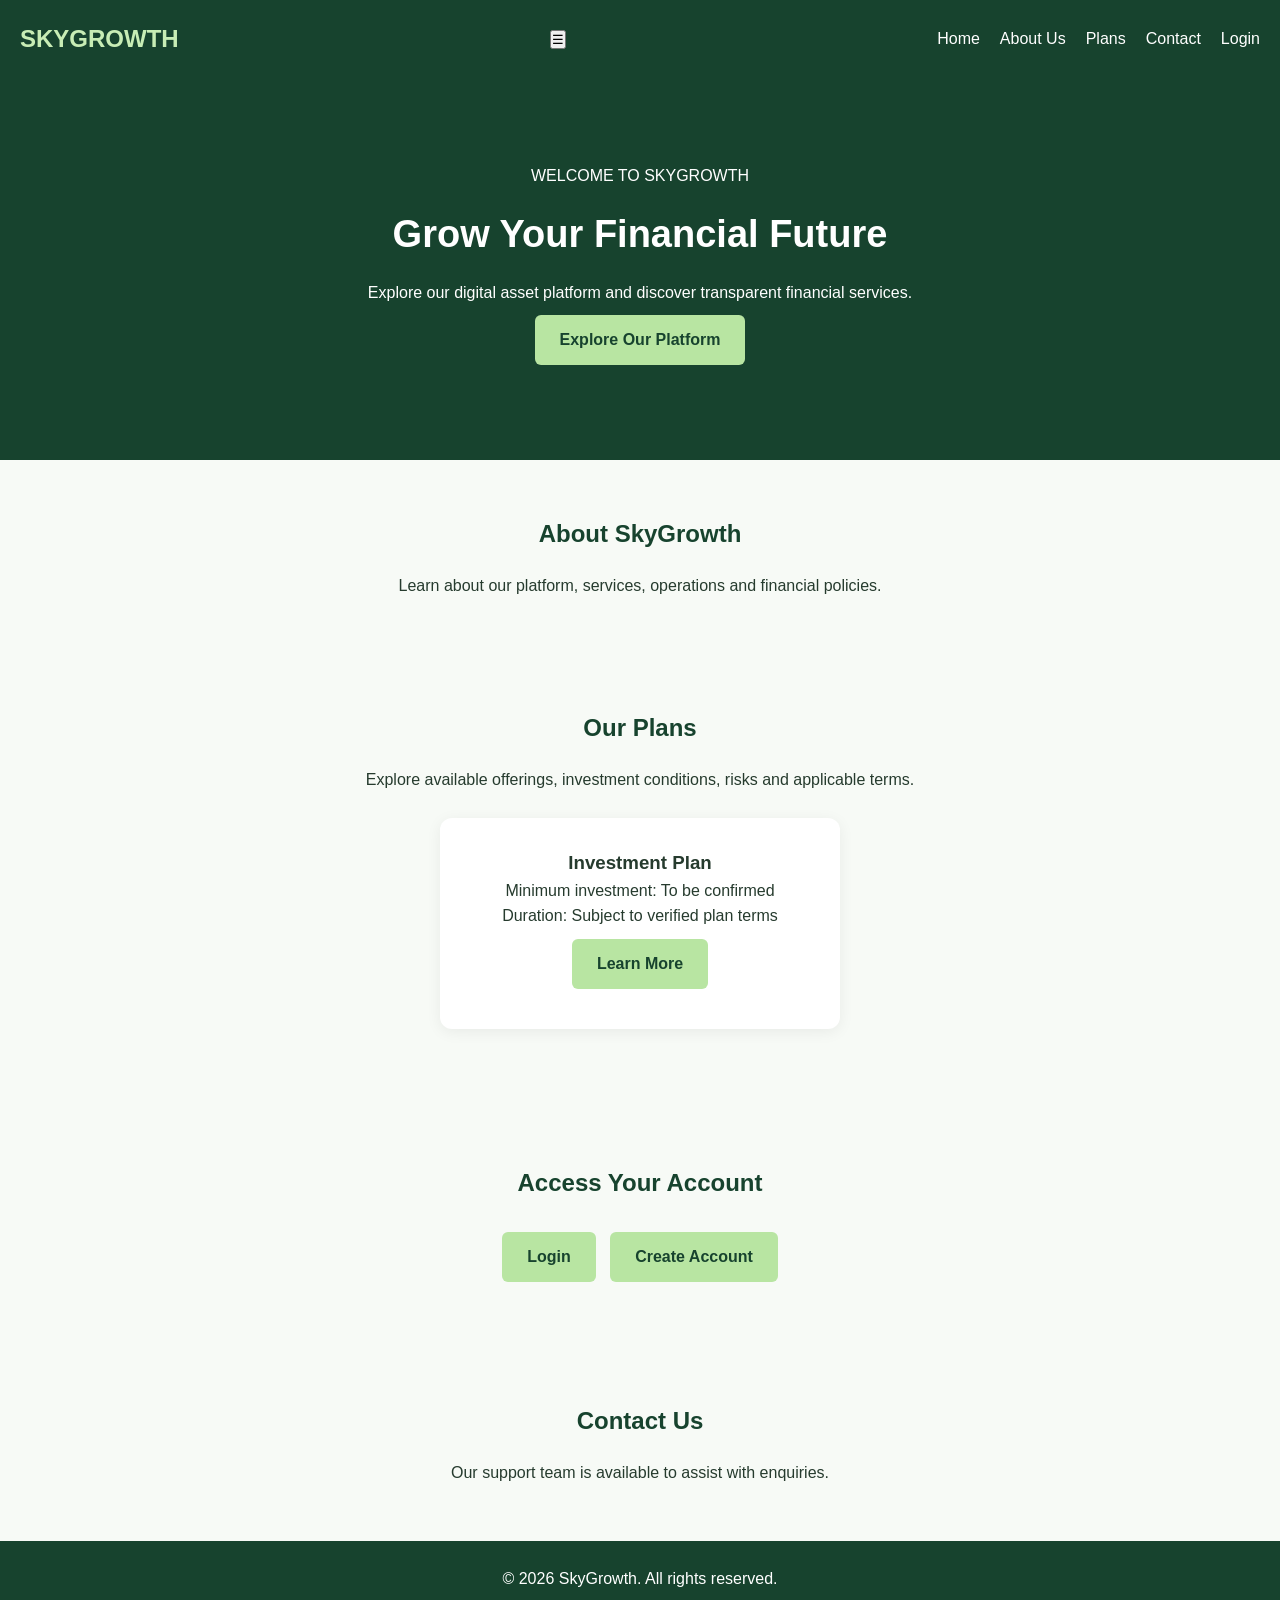
<file: index.html>
<!DOCTYPE html>
<html lang="en">
<head>
  <meta charset="UTF-8">
  <meta name="viewport" content="width=device-width, initial-scale=1.0">
  <title>SkyGrowth | Digital Asset Platform</title>
  <link rel="stylesheet" href="style.css">
</head>
<body>

<header class="header">
  <h2>SKYGROWTH</h2>
  <button onclick="toggleMenu()">☰</button>
  <nav id="menu">
    <a href="#home">Home</a>
    <a href="#about">About Us</a>
    <a href="#plans">Plans</a>
    <a href="#contact">Contact</a>
    <a href="#login">Login</a>
  </nav>
</header>

<main>
  <section class="hero" id="home">
    <p>WELCOME TO SKYGROWTH</p>
    <h1>Grow Your Financial Future</h1>
    <p>Explore our digital asset platform and discover transparent financial services.</p>
    <a class="btn" href="#plans">Explore Our Platform</a>
  </section>

  <section id="about">
    <h2>About SkyGrowth</h2>
    <p>Learn about our platform, services, operations and financial policies.</p>
  </section>

  <section id="plans">
    <h2>Our Plans</h2>
    <p>Explore available offerings, investment conditions, risks and applicable terms.</p>
    <div class="plan">
      <h3>Investment Plan</h3>
      <p>Minimum investment: To be confirmed</p>
      <p>Duration: Subject to verified plan terms</p>
      <a class="btn" href="#login">Learn More</a>
    </div>
  </section>

  <section id="login">
    <h2>Access Your Account</h2>
    <a class="btn" href="login.html">Login</a>
    <a class="btn" href="register.html">Create Account</a>
  </section>

  <section id="contact">
    <h2>Contact Us</h2>
    <p>Our support team is available to assist with enquiries.</p>
  </section>
</main>

<footer>
  <p>© 2026 SkyGrowth. All rights reserved.</p>
</footer>

<script src="script.js"></script>
</body>
</html>
</file>
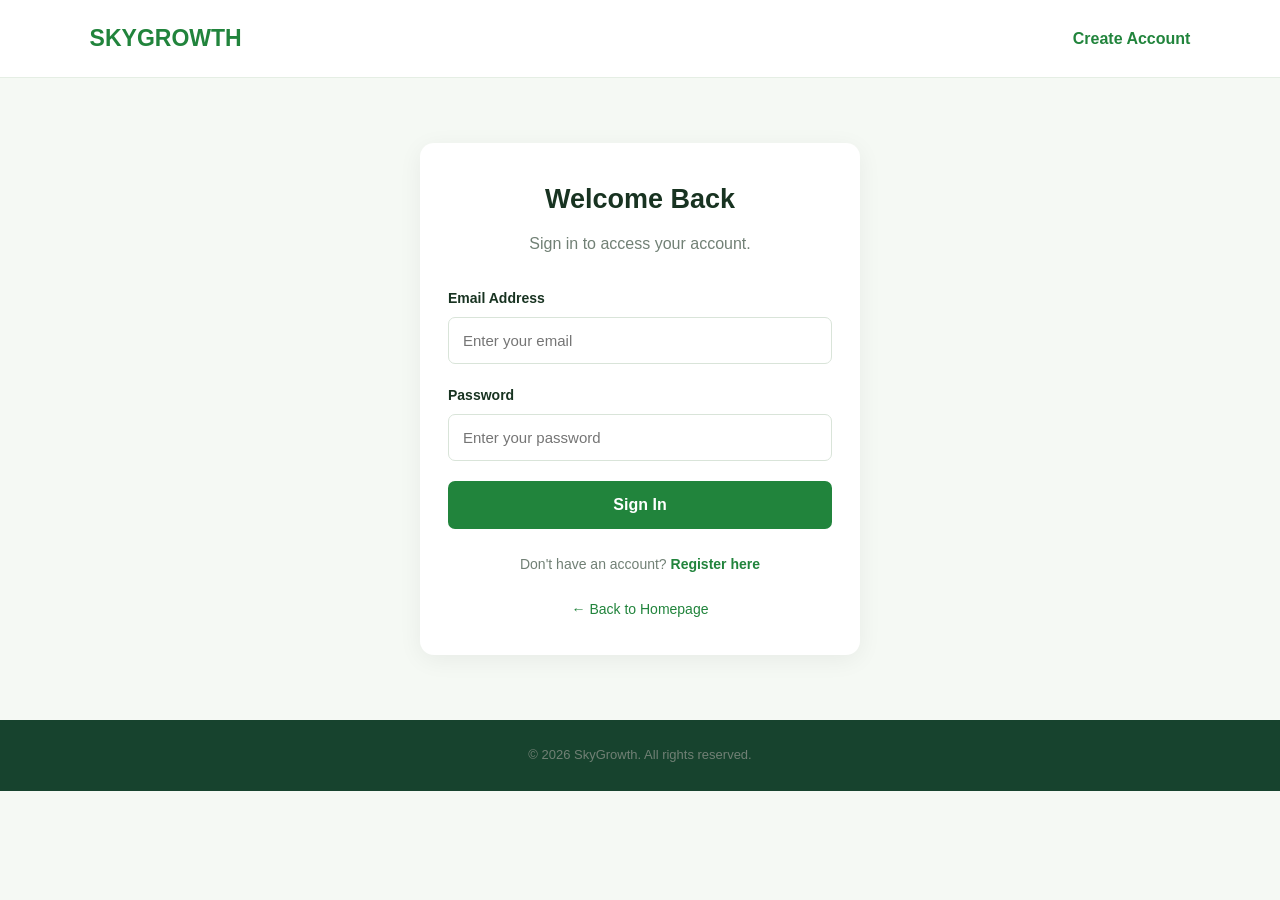
<file: login.html>
<!DOCTYPE html>
<html lang="en">
<head>
  <meta charset="UTF-8">
  <meta name="viewport" content="width=device-width, initial-scale=1.0">
  <title>Login | SkyGrowth</title>
  <link rel="stylesheet" href="style.css">
  <style>
    * { box-sizing: border-box; }

    body {
      margin: 0;
      font-family: Arial, sans-serif;
      background: #f5f9f4;
      color: #183321;
    }

    .login-header {
      background: #ffffff;
      padding: 20px 7%;
      display: flex;
      justify-content: space-between;
      align-items: center;
      border-bottom: 1px solid #e5eee4;
    }

    .brand {
      color: #21843c;
      font-size: 23px;
      font-weight: bold;
      text-decoration: none;
    }

    .login-header a:last-child {
      color: #21843c;
      text-decoration: none;
      font-weight: bold;
    }

    .login-container {
      width: 90%;
      max-width: 440px;
      margin: 65px auto;
      background: white;
      padding: 35px 28px;
      border-radius: 14px;
      box-shadow: 0 5px 25px rgba(0,0,0,0.06);
    }

    .login-container h1 {
      text-align: center;
      margin-bottom: 10px;
      font-size: 27px;
    }

    .subtitle {
      text-align: center;
      color: #718075;
      margin-bottom: 30px;
    }

    .form-group {
      margin-bottom: 20px;
    }

    label {
      display: block;
      margin-bottom: 8px;
      font-weight: bold;
      font-size: 14px;
    }

    input {
      width: 100%;
      padding: 14px;
      border: 1px solid #d9e4d9;
      border-radius: 7px;
      font-size: 15px;
    }

    input:focus {
      outline: 2px solid #b5e1bd;
      border-color: #21843c;
    }

    .login-button {
      width: 100%;
      padding: 15px;
      background: #21843c;
      color: white;
      border: none;
      border-radius: 7px;
      font-size: 16px;
      font-weight: bold;
      cursor: pointer;
    }

    .login-button:hover {
      background: #176c30;
    }

    .register-link {
      text-align: center;
      margin-top: 24px;
      color: #718075;
      font-size: 14px;
    }

    .register-link a {
      color: #21843c;
      font-weight: bold;
      text-decoration: none;
    }

    .home-link {
      display: block;
      text-align: center;
      margin-top: 22px;
      color: #21843c;
      text-decoration: none;
      font-size: 14px;
    }

    .notice {
      display: none;
      margin-top: 16px;
      padding: 12px;
      background: #fff7df;
      color: #765b13;
      border-radius: 6px;
      font-size: 13px;
    }

    footer {
      text-align: center;
      padding: 25px;
      color: #718075;
      font-size: 13px;
    }
  </style>
</head>

<body>

  <header class="login-header">
    <a href="index.html" class="brand">SKYGROWTH</a>
    <a href="register.html">Create Account</a>
  </header>

  <main class="login-container">
    <h1>Welcome Back</h1>
    <p class="subtitle">Sign in to access your account.</p>

    <form id="loginForm">

      <div class="form-group">
        <label for="email">Email Address</label>
        <input
          type="email"
          id="email"
          placeholder="Enter your email"
          autocomplete="username"
          required>
      </div>

      <div class="form-group">
        <label for="password">Password</label>
        <input
          type="password"
          id="password"
          placeholder="Enter your password"
          autocomplete="current-password"
          required>
      </div>

      <button type="submit" class="login-button">
        Sign In
      </button>

      <div class="notice" id="notice">
        Secure account login will be available after the
        authentication system is connected.
      </div>

    </form>

    <p class="register-link">
      Don't have an account?
      <a href="register.html">Register here</a>
    </p>

    <a href="index.html" class="home-link">
      ← Back to Homepage
    </a>
  </main>

  <footer>
    © 2026 SkyGrowth. All rights reserved.
  </footer>

  <script>
    document.getElementById("loginForm").addEventListener(
      "submit", function(event) {
        event.preventDefault();
        document.getElementById("notice").style.display = "block";
      }
    );
  </script>

</body>
</html>
</file>
<file: style.css>
* {
  margin: 0;
  padding: 0;
  box-sizing: border-box;
}

body {
  font-family: Arial, sans-serif;
  background: #f7faf6;
  color: #263b2e;
  line-height: 1.6;
}

.header {
  background: #17432e;
  color: white;
  padding: 20px;
  display: flex;
  align-items: center;
  justify-content: space-between;
  flex-wrap: wrap;
}

.header h2 {
  color: #c8edb5;
}

nav {
  display: flex;
  gap: 20px;
}

nav a {
  color: white;
  text-decoration: none;
}

.hero {
  background: #17432e;
  color: white;
  text-align: center;
  padding: 85px 20px;
}

.hero h1 {
  font-size: 38px;
  margin: 15px 0;
}

section {
  padding: 55px 20px;
  text-align: center;
}

section h2 {
  color: #17432e;
  margin-bottom: 20px;
}

.plan {
  background: white;
  border-radius: 12px;
  padding: 30px;
  margin: 25px auto;
  max-width: 400px;
  box-shadow: 0 3px 15px #00000010;
}

.btn {
  display: inline-block;
  background: #b8e5a2;
  color: #17432e;
  padding: 12px 25px;
  border-radius: 6px;
  text-decoration: none;
  font-weight: bold;
  margin: 10px 5px;
}

footer {
  background: #17432e;
  color: white;
  text-align: center;
  padding: 25px;
}

@media(max-width: 600px) {
  .hero h1 {
    font-size: 29px;
  }

  nav {
    width: 100%;
    flex-wrap: wrap;
    margin-top: 15px;
  }
}
</file>
